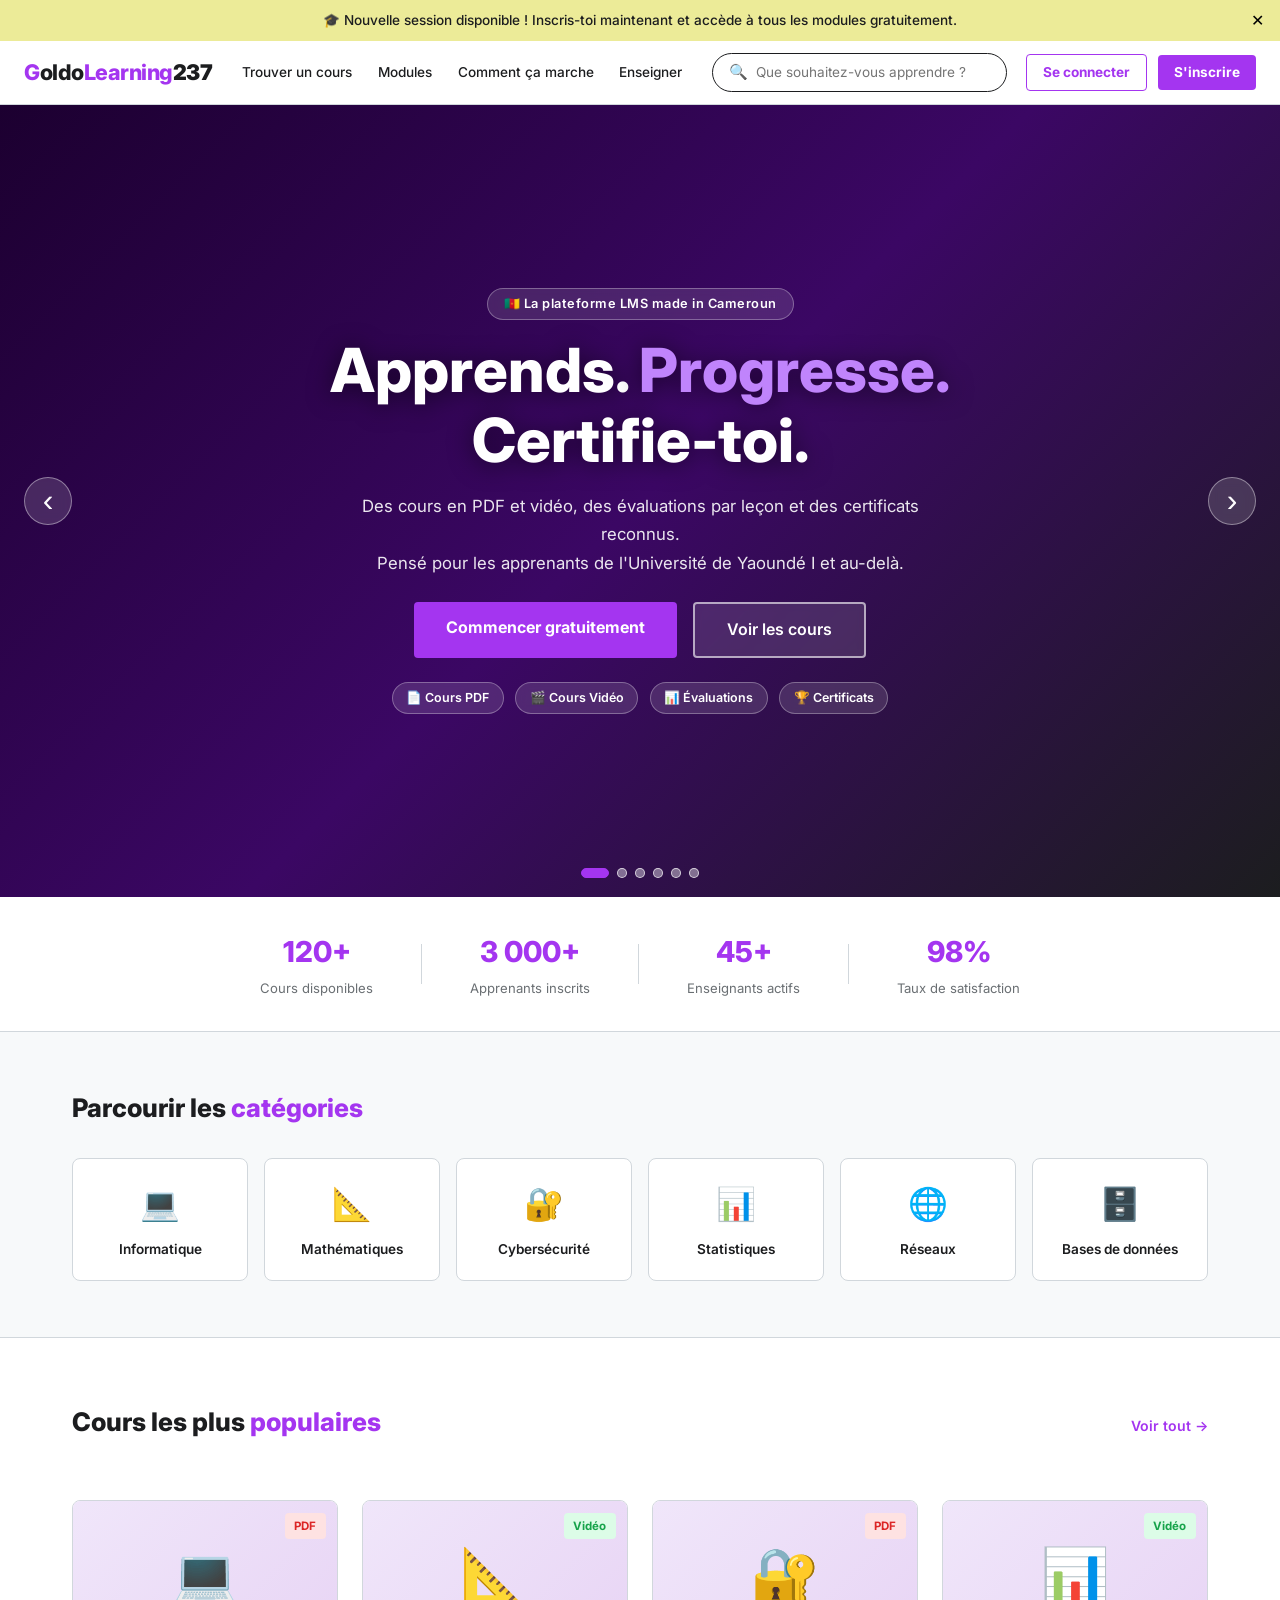
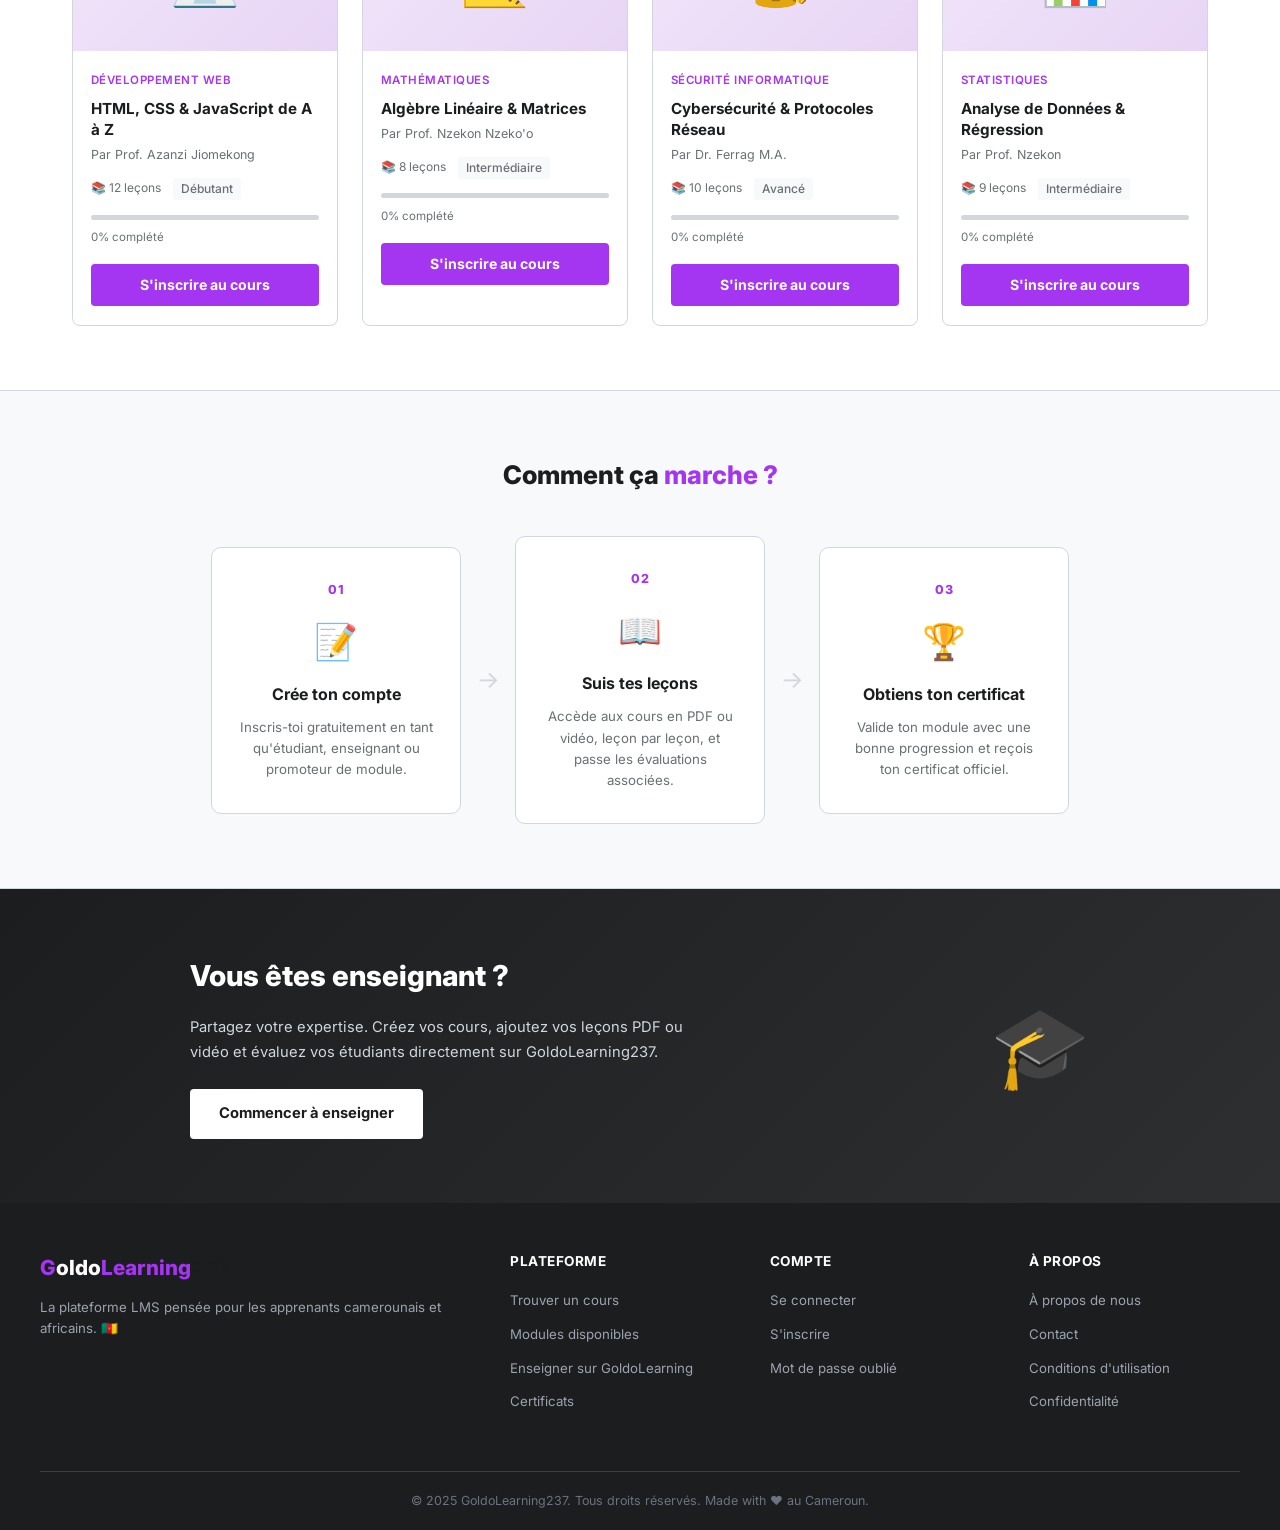
<file: index.html>
<!DOCTYPE html>
<html lang="fr">
<head>
    <meta charset="UTF-8">
    <meta name="viewport" content="width=device-width, initial-scale=1.0">
    <title>GoldoLearning237 — Apprends. Progresse. Certifie-toi.</title>
    <link rel="preconnect" href="https://fonts.googleapis.com">
    <link href="https://fonts.googleapis.com/css2?family=Inter:wght@400;500;600;700;800&display=swap" rel="stylesheet">
    <link rel="stylesheet" href="assets/css/style.css">
</head>
<body>

    <!-- ===== BANDEAU PROMO ===== -->
    <div class="promo-bar" id="promoBanner">
        🎓 Nouvelle session disponible ! Inscris-toi maintenant et accède à tous les modules gratuitement.
        <button class="promo-close" onclick="document.getElementById('promoBanner').style.display='none'">✕</button>
    </div>

    <!-- ===== NAVBAR ===== -->
    <nav class="navbar" id="navbar">
        <div class="nav-inner">
            <a href="index.html" class="nav-logo">
                <span class="logo-g">G</span>oldo<span class="logo-accent">Learning</span><span class="logo-237">237</span>
            </a>

            <!-- Burger menu (mobile) -->
            <button class="burger" id="burger" aria-label="Menu">
                <span></span><span></span><span></span>
            </button>

            <ul class="nav-links" id="navLinks">
                <li><a href="#cours">Trouver un cours</a></li>
                <li><a href="#modules">Modules</a></li>
                <li><a href="#comment">Comment ça marche</a></li>
                <li><a href="#">Enseigner</a></li>
            </ul>

            <div class="nav-search">
                <span class="search-icon">🔍</span>
                <input type="text" placeholder="Que souhaitez-vous apprendre ?">
            </div>

            <div class="nav-auth">
                <a href="auth/login.html" class="btn-nav-login">Se connecter</a>
                <a href="auth/register.html" class="btn-nav-register">S'inscrire</a>
            </div>
        </div>
    </nav>

    <!-- ===== HERO DIAPORAMA ===== -->
    <section class="hero" id="hero">

        <!-- SLIDE 0 : Texte d'accueil (pas d'image, fond dégradé violet) -->
        <div class="slide slide-intro active">
            <div class="slide-content">
                <span class="hero-eyebrow">🇨🇲 La plateforme LMS made in Cameroun</span>
                <h1 class="hero-title">
                    Apprends. <span class="hero-accent">Progresse.</span><br>Certifie-toi.
                </h1>
                <p class="hero-sub">
                    Des cours en PDF et vidéo, des évaluations par leçon et des certificats reconnus.<br>
                    Pensé pour les apprenants de l'Université de Yaoundé I et au-delà.
                </p>
                <div class="hero-cta">
                    <a href="auth/register.html" class="btn-hero-primary">Commencer gratuitement</a>
                    <a href="#cours" class="btn-hero-secondary">Voir les cours</a>
                </div>
                <div class="hero-badges">
                    <span class="hbadge">📄 Cours PDF</span>
                    <span class="hbadge">🎬 Cours Vidéo</span>
                    <span class="hbadge">📊 Évaluations</span>
                    <span class="hbadge">🏆 Certificats</span>
                </div>
            </div>
        </div>

        <!-- SLIDE 1 : Amphi UYI -->
        <div class="slide" style="background-image:url('assets/images/slide1.png')">
            <div class="slide-caption">🎓 Les amphithéâtres de l'Université de Yaoundé I</div>
        </div>

        <!-- SLIDE 2 : Portail UYI -->
        <div class="slide" style="background-image:url('assets/images/slide2.png')">
            <div class="slide-caption">🏛️ Université de Yaoundé I — Yaoundé, Cameroun</div>
        </div>

        <!-- SLIDE 3 : Logo UYI -->
        <div class="slide" style="background-image:url('assets/images/slide3.png')">
            <div class="slide-caption">📚 Sapientia & Cognitio — University of Yaoundé I</div>
        </div>

        <!-- SLIDE 4 : Groupe étudiants -->
        <div class="slide" style="background-image:url('assets/images/slide4.png')">
            <div class="slide-caption">👥 Apprends avec une communauté d'étudiants motivés</div>
        </div>

        <!-- SLIDE 5 : Développeur -->
        <div class="slide" style="background-image:url('assets/images/slide5.png')">
            <div class="slide-caption">💻 Des cours techniques dispensés par des experts</div>
        </div>

        <!-- Flèches -->
        <button class="slide-arrow arrow-prev" id="prevSlide">&#8249;</button>
        <button class="slide-arrow arrow-next" id="nextSlide">&#8250;</button>

        <!-- Dots (6 slides : 1 intro + 5 images) -->
        <div class="slide-dots" id="slideDots">
            <span class="sdot active" data-index="0"></span>
            <span class="sdot" data-index="1"></span>
            <span class="sdot" data-index="2"></span>
            <span class="sdot" data-index="3"></span>
            <span class="sdot" data-index="4"></span>
            <span class="sdot" data-index="5"></span>
        </div>

    </section>

    <!-- ===== STATS ===== -->
    <section class="stats-bar">
        <div class="stats-inner">
            <div class="stat"><strong>120+</strong><span>Cours disponibles</span></div>
            <div class="stat-divider"></div>
            <div class="stat"><strong>3 000+</strong><span>Apprenants inscrits</span></div>
            <div class="stat-divider"></div>
            <div class="stat"><strong>45+</strong><span>Enseignants actifs</span></div>
            <div class="stat-divider"></div>
            <div class="stat"><strong>98%</strong><span>Taux de satisfaction</span></div>
        </div>
    </section>

    <!-- ===== CATÉGORIES ===== -->
    <section class="categories-section">
        <div class="container">
            <h2 class="section-title">Parcourir les <span class="txt-violet">catégories</span></h2>
            <div class="categories-grid">
                <div class="cat-card"><span class="cat-icon">💻</span><span class="cat-label">Informatique</span></div>
                <div class="cat-card"><span class="cat-icon">📐</span><span class="cat-label">Mathématiques</span></div>
                <div class="cat-card"><span class="cat-icon">🔐</span><span class="cat-label">Cybersécurité</span></div>
                <div class="cat-card"><span class="cat-icon">📊</span><span class="cat-label">Statistiques</span></div>
                <div class="cat-card"><span class="cat-icon">🌐</span><span class="cat-label">Réseaux</span></div>
                <div class="cat-card"><span class="cat-icon">🗄️</span><span class="cat-label">Bases de données</span></div>
            </div>
        </div>
    </section>

    <!-- ===== COURS POPULAIRES ===== -->
    <section class="cours-section" id="cours">
        <div class="container">
            <div class="section-head">
                <h2 class="section-title">Cours les plus <span class="txt-violet">populaires</span></h2>
                <a href="#" class="voir-tout">Voir tout →</a>
            </div>
            <div class="cours-grid">
                <div class="cours-card">
                    <div class="card-thumb"><div class="thumb-emoji">💻</div><span class="card-type pdf">PDF</span></div>
                    <div class="card-body">
                        <span class="card-categorie">Développement Web</span>
                        <h3>HTML, CSS & JavaScript de A à Z</h3>
                        <p class="card-auteur">Par Prof. Azanzi Jiomekong</p>
                        <div class="card-meta"><span class="card-lecons">📚 12 leçons</span><span class="card-niveau">Débutant</span></div>
                        <div class="card-progress">
                            <div class="progress-bar"><div class="bar-fill" style="width:0%"></div></div>
                            <span class="progress-txt">0% complété</span>
                        </div>
                        <a href="auth/register.html" class="btn-inscrire">S'inscrire au cours</a>
                    </div>
                </div>
                <div class="cours-card">
                    <div class="card-thumb"><div class="thumb-emoji">📐</div><span class="card-type video">Vidéo</span></div>
                    <div class="card-body">
                        <span class="card-categorie">Mathématiques</span>
                        <h3>Algèbre Linéaire & Matrices</h3>
                        <p class="card-auteur">Par Prof. Nzekon Nzeko'o</p>
                        <div class="card-meta"><span class="card-lecons">📚 8 leçons</span><span class="card-niveau">Intermédiaire</span></div>
                        <div class="card-progress">
                            <div class="progress-bar"><div class="bar-fill" style="width:0%"></div></div>
                            <span class="progress-txt">0% complété</span>
                        </div>
                        <a href="auth/register.html" class="btn-inscrire">S'inscrire au cours</a>
                    </div>
                </div>
                <div class="cours-card">
                    <div class="card-thumb"><div class="thumb-emoji">🔐</div><span class="card-type pdf">PDF</span></div>
                    <div class="card-body">
                        <span class="card-categorie">Sécurité Informatique</span>
                        <h3>Cybersécurité & Protocoles Réseau</h3>
                        <p class="card-auteur">Par Dr. Ferrag M.A.</p>
                        <div class="card-meta"><span class="card-lecons">📚 10 leçons</span><span class="card-niveau">Avancé</span></div>
                        <div class="card-progress">
                            <div class="progress-bar"><div class="bar-fill" style="width:0%"></div></div>
                            <span class="progress-txt">0% complété</span>
                        </div>
                        <a href="auth/register.html" class="btn-inscrire">S'inscrire au cours</a>
                    </div>
                </div>
                <div class="cours-card">
                    <div class="card-thumb"><div class="thumb-emoji">📊</div><span class="card-type video">Vidéo</span></div>
                    <div class="card-body">
                        <span class="card-categorie">Statistiques</span>
                        <h3>Analyse de Données & Régression</h3>
                        <p class="card-auteur">Par Prof. Nzekon</p>
                        <div class="card-meta"><span class="card-lecons">📚 9 leçons</span><span class="card-niveau">Intermédiaire</span></div>
                        <div class="card-progress">
                            <div class="progress-bar"><div class="bar-fill" style="width:0%"></div></div>
                            <span class="progress-txt">0% complété</span>
                        </div>
                        <a href="auth/register.html" class="btn-inscrire">S'inscrire au cours</a>
                    </div>
                </div>
            </div>
        </div>
    </section>

    <!-- ===== COMMENT ÇA MARCHE ===== -->
    <section class="how-section" id="comment">
        <div class="container">
            <h2 class="section-title" style="text-align:center">Comment ça <span class="txt-violet">marche ?</span></h2>
            <div class="how-grid">
                <div class="how-card">
                    <div class="how-num">01</div>
                    <div class="how-icon">📝</div>
                    <h3>Crée ton compte</h3>
                    <p>Inscris-toi gratuitement en tant qu'étudiant, enseignant ou promoteur de module.</p>
                </div>
                <div class="how-arrow">→</div>
                <div class="how-card">
                    <div class="how-num">02</div>
                    <div class="how-icon">📖</div>
                    <h3>Suis tes leçons</h3>
                    <p>Accède aux cours en PDF ou vidéo, leçon par leçon, et passe les évaluations associées.</p>
                </div>
                <div class="how-arrow">→</div>
                <div class="how-card">
                    <div class="how-num">03</div>
                    <div class="how-icon">🏆</div>
                    <h3>Obtiens ton certificat</h3>
                    <p>Valide ton module avec une bonne progression et reçois ton certificat officiel.</p>
                </div>
            </div>
        </div>
    </section>

    <!-- ===== CTA ENSEIGNANT ===== -->
    <section class="cta-section">
        <div class="cta-inner">
            <div class="cta-text">
                <h2>Vous êtes enseignant ?</h2>
                <p>Partagez votre expertise. Créez vos cours, ajoutez vos leçons PDF ou vidéo et évaluez vos étudiants directement sur GoldoLearning237.</p>
                <a href="auth/register.html?role=enseignant" class="btn-cta-white">Commencer à enseigner</a>
            </div>
            <div class="cta-visual">🎓</div>
        </div>
    </section>

    <!-- ===== FOOTER ===== -->
    <footer class="footer">
        <div class="footer-inner">
            <div class="footer-col">
                <div class="footer-logo"><span class="logo-g">G</span>oldo<span class="logo-accent">Learning</span><span class="logo-237">237</span></div>
                <p class="footer-desc">La plateforme LMS pensée pour les apprenants camerounais et africains. 🇨🇲</p>
            </div>
            <div class="footer-col">
                <h4>Plateforme</h4>
                <ul>
                    <li><a href="#">Trouver un cours</a></li>
                    <li><a href="#">Modules disponibles</a></li>
                    <li><a href="#">Enseigner sur GoldoLearning</a></li>
                    <li><a href="#">Certificats</a></li>
                </ul>
            </div>
            <div class="footer-col">
                <h4>Compte</h4>
                <ul>
                    <li><a href="auth/login.html">Se connecter</a></li>
                    <li><a href="auth/register.html">S'inscrire</a></li>
                    <li><a href="#">Mot de passe oublié</a></li>
                </ul>
            </div>
            <div class="footer-col">
                <h4>À propos</h4>
                <ul>
                    <li><a href="#">À propos de nous</a></li>
                    <li><a href="#">Contact</a></li>
                    <li><a href="#">Conditions d'utilisation</a></li>
                    <li><a href="#">Confidentialité</a></li>
                </ul>
            </div>
        </div>
        <div class="footer-bottom">
            <p>© 2025 GoldoLearning237. Tous droits réservés. Made with ❤️ au Cameroun.</p>
        </div>
    </footer>

    <script src="assets/js/main.js"></script>
</body>
</html>
</file>
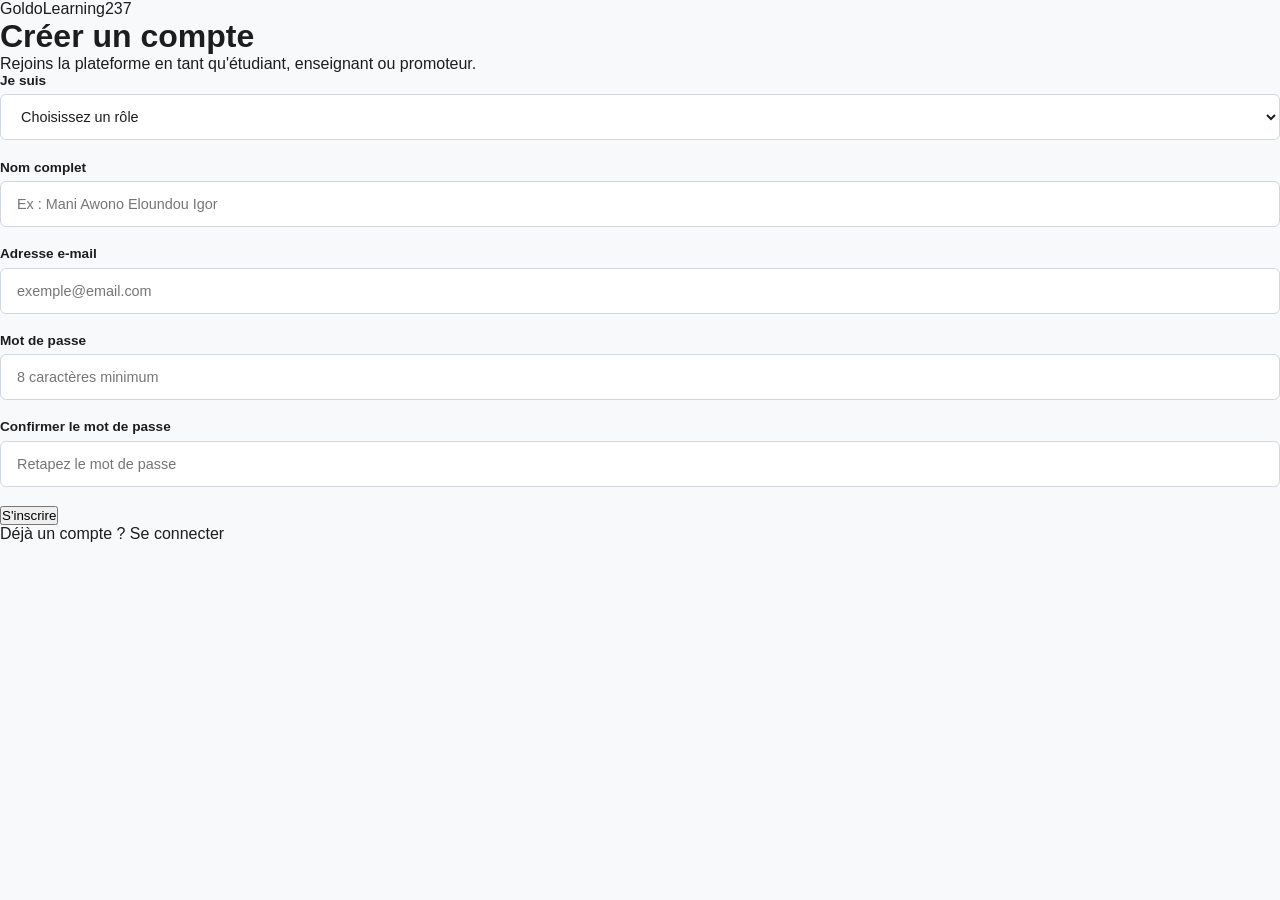
<file: auth/inscription.html>
<!DOCTYPE html>
<html lang="fr">
<head>
<meta charset="UTF-8">
<meta name="viewport" content="width=device-width, initial-scale=1.0">
<title>Inscription - GoldoLearning237</title>
<link rel="stylesheet" href="../assets/css/auth.css">
</head>
<body>

<div class="auth-container">
    <div class="auth-card">
        <div class="auth-logo">GoldoLearning<span>237</span></div>
        <h1>Créer un compte</h1>
        <p class="auth-subtitle">Rejoins la plateforme en tant qu'étudiant, enseignant ou promoteur.</p>

        <form id="inscriptionForm">
            <div class="form-group">
                <label for="role">Je suis</label>
                <select id="role" name="role" required>
                    <option value="" disabled selected>Choisissez un rôle</option>
                    <option value="etudiant">Étudiant</option>
                    <option value="enseignant">Enseignant</option>
                    <option value="promoteur">Promoteur</option>
                </select>
            </div>

            <div class="form-group">
                <label for="nom">Nom complet</label>
                <input type="text" id="nom" name="nom" placeholder="Ex : Mani Awono Eloundou Igor" required>
            </div>

            <div class="form-group" id="matriculeGroup" style="display:none;">
                <label for="matricule">Matricule</label>
                <input type="text" id="matricule" name="matricule" placeholder="Ex : 23V2144">
            </div>

            <div class="form-group">
                <label for="email">Adresse e-mail</label>
                <input type="email" id="email" name="email" placeholder="exemple@email.com" required>
            </div>

            <div class="form-group">
                <label for="password">Mot de passe</label>
                <input type="password" id="password" name="password" placeholder="8 caractères minimum" required minlength="8">
            </div>

            <div class="form-group">
                <label for="confirmPassword">Confirmer le mot de passe</label>
                <input type="password" id="confirmPassword" name="confirmPassword" placeholder="Retapez le mot de passe" required minlength="8">
            </div>

            <p class="form-error" id="formError"></p>

            <button type="submit" class="btn-auth-primary" id="submitBtn">S'inscrire</button>
        </form>

        <p class="auth-footer">
            Déjà un compte ? <a href="login.html">Se connecter</a>
        </p>
    </div>
</div>

<script>
const roleSelect = document.getElementById("role");
const matriculeGroup = document.getElementById("matriculeGroup");
const matriculeInput = document.getElementById("matricule");

// Le matricule n'est requis que pour les étudiants
roleSelect.addEventListener("change", () => {
    if (roleSelect.value === "etudiant") {
        matriculeGroup.style.display = "block";
        matriculeInput.required = true;
    } else {
        matriculeGroup.style.display = "none";
        matriculeInput.required = false;
        matriculeInput.value = "";
    }
});

const form = document.getElementById("inscriptionForm");
const formError = document.getElementById("formError");
const submitBtn = document.getElementById("submitBtn");

form.addEventListener("submit", async (e) => {
    e.preventDefault();
    formError.textContent = "";

    const password = document.getElementById("password").value;
    const confirmPassword = document.getElementById("confirmPassword").value;

    if (password !== confirmPassword) {
        formError.textContent = "Les mots de passe ne correspondent pas.";
        return;
    }

    const payload = {
        role: roleSelect.value,
        nom: document.getElementById("nom").value.trim(),
        email: document.getElementById("email").value.trim(),
        password: password,
        matricule: matriculeInput.value.trim() || null
    };

    submitBtn.disabled = true;
    submitBtn.textContent = "Inscription en cours...";

    try {
        const res = await fetch("../api/auth.php?action=inscription", {
            method: "POST",
            headers: { "Content-Type": "application/json" },
            credentials: "include",
            body: JSON.stringify(payload)
        });
        const data = await res.json();

        if (data.success) {
            window.location.href = "login.html?inscription=succes";
        } else {
            formError.textContent = data.message || "Erreur lors de l'inscription.";
        }
    } catch (err) {
        formError.textContent = "Erreur de connexion au serveur.";
    } finally {
        submitBtn.disabled = false;
        submitBtn.textContent = "S'inscrire";
    }
});
</script>

</body>
</html>
</file>
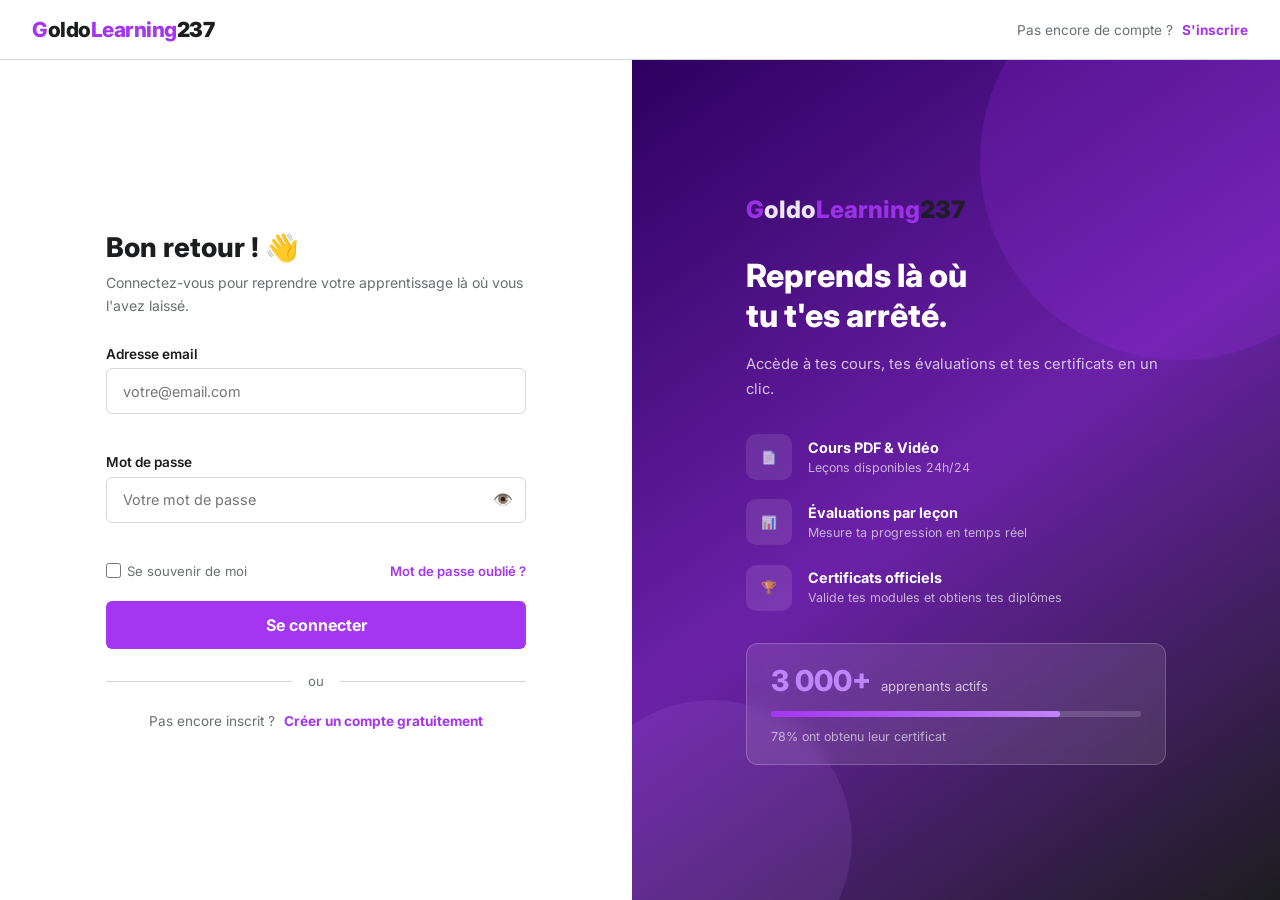
<file: auth/login.html>
<!DOCTYPE html>
<html lang="fr">
<head>
    <meta charset="UTF-8">
    <meta name="viewport" content="width=device-width, initial-scale=1.0">
    <title>Connexion — GoldoLearning237</title>
    <link rel="preconnect" href="https://fonts.googleapis.com">
    <link href="https://fonts.googleapis.com/css2?family=Inter:wght@400;500;600;700;800&display=swap" rel="stylesheet">
    <link rel="stylesheet" href="../assets/css/auth.css">
</head>
<body>

    <!-- NAVBAR MINIMALE -->
    <nav class="auth-nav">
        <a href="../index.html" class="nav-logo">
            <span class="logo-g">G</span>oldo<span class="logo-accent">Learning</span><span class="logo-237">237</span>
        </a>
        <a href="register.html" class="nav-switch">
            Pas encore de compte ? <span>S'inscrire</span>
        </a>
    </nav>

    <!-- LAYOUT : formulaire gauche + visuel droit -->
    <main class="auth-layout">

        <!-- FORMULAIRE -->
        <div class="auth-form-side">
            <div class="auth-box">

                <div class="auth-header">
                    <h1>Bon retour ! 👋</h1>
                    <p>Connectez-vous pour reprendre votre apprentissage là où vous l'avez laissé.</p>
                </div>

                <!-- Message d'erreur / succès (affiché par JS) -->
                <div class="auth-message" id="authMessage"></div>

                <form id="loginForm" novalidate>

                    <!-- Email -->
                    <div class="form-group">
                        <label for="email">Adresse email</label>
                        <input
                            type="email"
                            id="email"
                            name="email"
                            placeholder="votre@email.com"
                            autocomplete="email"
                            required
                        >
                        <span class="field-error" id="emailError"></span>
                    </div>

                    <!-- Mot de passe -->
                    <div class="form-group">
                        <label for="password">Mot de passe</label>
                        <div class="input-password">
                            <input
                                type="password"
                                id="password"
                                name="password"
                                placeholder="Votre mot de passe"
                                autocomplete="current-password"
                                required
                            >
                            <button type="button" class="toggle-pwd" id="togglePwd" title="Afficher/Masquer">
                                👁️
                            </button>
                        </div>
                        <span class="field-error" id="passwordError"></span>
                    </div>

                    <!-- Options -->
                    <div class="form-options">
                        <label class="checkbox-label">
                            <input type="checkbox" id="rememberMe"> Se souvenir de moi
                        </label>
                        <a href="#" class="forgot-link">Mot de passe oublié ?</a>
                    </div>

                    <!-- Bouton submit -->
                    <button type="submit" class="btn-submit" id="submitBtn">
                        <span id="btnText">Se connecter</span>
                        <span id="btnLoader" class="btn-loader hidden">⏳</span>
                    </button>

                </form>

                <!-- Divider -->
                <div class="auth-divider"><span>ou</span></div>

                <!-- Lien inscription -->
                <p class="auth-switch-link">
                    Pas encore inscrit ?
                    <a href="register.html">Créer un compte gratuitement</a>
                </p>

            </div>
        </div>

        <!-- VISUEL DROIT -->
        <div class="auth-visual-side">
            <div class="visual-content">
                <div class="visual-logo">
                    <span class="logo-g">G</span>oldo<span class="logo-accent">Learning</span><span class="logo-237">237</span>
                </div>
                <h2>Reprends là où<br>tu t'es arrêté.</h2>
                <p>Accède à tes cours, tes évaluations et tes certificats en un clic.</p>

                <div class="visual-features">
                    <div class="vf-item">
                        <span class="vf-icon">📄</span>
                        <div>
                            <strong>Cours PDF & Vidéo</strong>
                            <span>Leçons disponibles 24h/24</span>
                        </div>
                    </div>
                    <div class="vf-item">
                        <span class="vf-icon">📊</span>
                        <div>
                            <strong>Évaluations par leçon</strong>
                            <span>Mesure ta progression en temps réel</span>
                        </div>
                    </div>
                    <div class="vf-item">
                        <span class="vf-icon">🏆</span>
                        <div>
                            <strong>Certificats officiels</strong>
                            <span>Valide tes modules et obtiens tes diplômes</span>
                        </div>
                    </div>
                </div>

                <!-- Stat card décorative -->
                <div class="visual-stat-card">
                    <div class="vsc-row">
                        <span class="vsc-num">3 000+</span>
                        <span class="vsc-label">apprenants actifs</span>
                    </div>
                    <div class="vsc-progress">
                        <div class="vsc-bar" style="width:78%"></div>
                    </div>
                    <span class="vsc-sub">78% ont obtenu leur certificat</span>
                </div>
            </div>
        </div>

    </main>

    <script src="../assets/js/auth.js"></script>
</body>
</html>
</file>
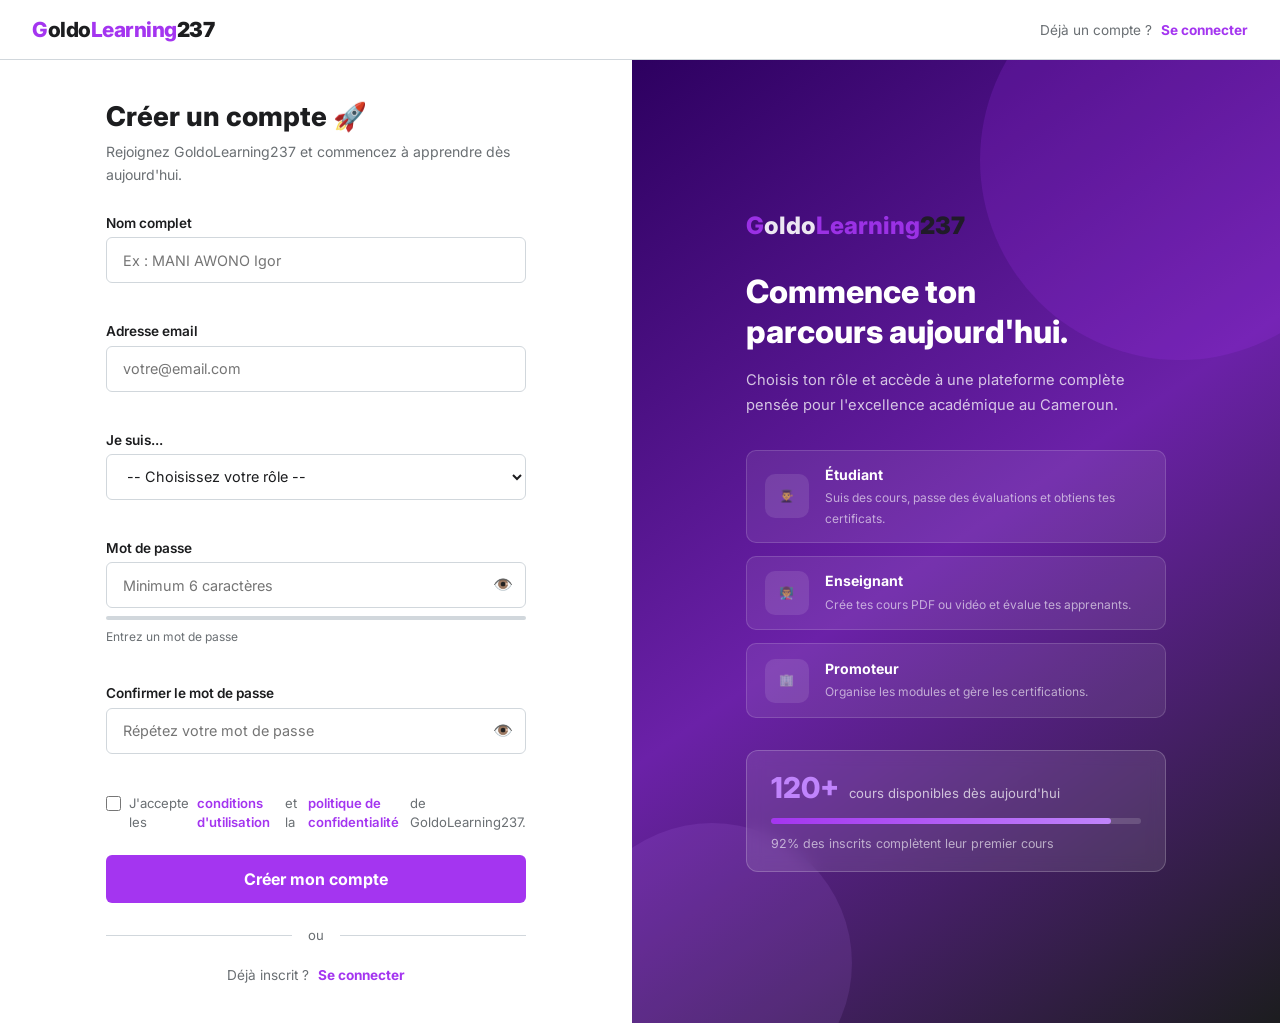
<file: auth/register.html>
<!DOCTYPE html>
<html lang="fr">
<head>
    <meta charset="UTF-8">
    <meta name="viewport" content="width=device-width, initial-scale=1.0">
    <title>Inscription — GoldoLearning237</title>
    <link rel="preconnect" href="https://fonts.googleapis.com">
    <link href="https://fonts.googleapis.com/css2?family=Inter:wght@400;500;600;700;800&display=swap" rel="stylesheet">
    <link rel="stylesheet" href="../assets/css/auth.css">
</head>
<body>

    <!-- NAVBAR MINIMALE -->
    <nav class="auth-nav">
        <a href="../index.html" class="nav-logo">
            <span class="logo-g">G</span>oldo<span class="logo-accent">Learning</span><span class="logo-237">237</span>
        </a>
        <a href="login.html" class="nav-switch">
            Déjà un compte ? <span>Se connecter</span>
        </a>
    </nav>

    <main class="auth-layout">

        <!-- FORMULAIRE -->
        <div class="auth-form-side">
            <div class="auth-box">

                <div class="auth-header">
                    <h1>Créer un compte 🚀</h1>
                    <p>Rejoignez GoldoLearning237 et commencez à apprendre dès aujourd'hui.</p>
                </div>

                <div class="auth-message" id="authMessage"></div>

                <form id="registerForm" novalidate>

                    <!-- Nom complet -->
                    <div class="form-group">
                        <label for="nom">Nom complet</label>
                        <input
                            type="text"
                            id="nom"
                            name="nom"
                            placeholder="Ex : MANI AWONO Igor"
                            autocomplete="name"
                            required
                        >
                        <span class="field-error" id="nomError"></span>
                    </div>

                    <!-- Email -->
                    <div class="form-group">
                        <label for="email">Adresse email</label>
                        <input
                            type="email"
                            id="email"
                            name="email"
                            placeholder="votre@email.com"
                            autocomplete="email"
                            required
                        >
                        <span class="field-error" id="emailError"></span>
                    </div>

                    <!-- Rôle -->
                    <div class="form-group">
                        <label for="role">Je suis...</label>
                        <select id="role" name="role" required>
                            <option value="">-- Choisissez votre rôle --</option>
                            <option value="etudiant">👨‍🎓 Étudiant — Je veux suivre des cours</option>
                            <option value="enseignant">👨‍🏫 Enseignant — Je veux créer des cours</option>
                            <option value="promoteur">🏢 Promoteur — Je gère des modules</option>
                        </select>
                        <span class="field-error" id="roleError"></span>
                    </div>

                    <!-- Mot de passe -->
                    <div class="form-group">
                        <label for="password">Mot de passe</label>
                        <div class="input-password">
                            <input
                                type="password"
                                id="password"
                                name="password"
                                placeholder="Minimum 6 caractères"
                                autocomplete="new-password"
                                required
                            >
                            <button type="button" class="toggle-pwd" title="Afficher/Masquer">👁️</button>
                        </div>
                        <!-- Indicateur de force -->
                        <div class="pwd-strength">
                            <div class="pwd-strength-bar">
                                <div class="pwd-strength-fill" id="strengthFill"></div>
                            </div>
                            <span class="pwd-strength-label" id="strengthLabel">Entrez un mot de passe</span>
                        </div>
                        <span class="field-error" id="passwordError"></span>
                    </div>

                    <!-- Confirmation mot de passe -->
                    <div class="form-group">
                        <label for="password2">Confirmer le mot de passe</label>
                        <div class="input-password">
                            <input
                                type="password"
                                id="password2"
                                name="password2"
                                placeholder="Répétez votre mot de passe"
                                autocomplete="new-password"
                                required
                            >
                            <button type="button" class="toggle-pwd" title="Afficher/Masquer">👁️</button>
                        </div>
                        <span class="field-error" id="password2Error"></span>
                    </div>

                    <!-- CGU -->
                    <label class="terms-label">
                        <input type="checkbox" id="terms">
                        J'accepte les <a href="#">conditions d'utilisation</a> et la <a href="#">politique de confidentialité</a> de GoldoLearning237.
                    </label>

                    <button type="submit" class="btn-submit" id="submitBtn" data-label="Créer mon compte">
                        <span id="btnText">Créer mon compte</span>
                        <span id="btnLoader" class="btn-loader hidden">⏳</span>
                    </button>

                </form>

                <div class="auth-divider"><span>ou</span></div>

                <p class="auth-switch-link">
                    Déjà inscrit ?
                    <a href="login.html">Se connecter</a>
                </p>

            </div>
        </div>

        <!-- VISUEL DROIT -->
        <div class="auth-visual-side">
            <div class="visual-content">
                <div class="visual-logo">
                    <span class="logo-g">G</span>oldo<span class="logo-accent">Learning</span><span class="logo-237">237</span>
                </div>
                <h2>Commence ton<br>parcours aujourd'hui.</h2>
                <p>Choisis ton rôle et accède à une plateforme complète pensée pour l'excellence académique au Cameroun.</p>

                <!-- Cards rôles -->
                <div class="role-cards">
                    <div class="role-card">
                        <span class="role-icon">👨‍🎓</span>
                        <div>
                            <strong>Étudiant</strong>
                            <span>Suis des cours, passe des évaluations et obtiens tes certificats.</span>
                        </div>
                    </div>
                    <div class="role-card">
                        <span class="role-icon">👨‍🏫</span>
                        <div>
                            <strong>Enseignant</strong>
                            <span>Crée tes cours PDF ou vidéo et évalue tes apprenants.</span>
                        </div>
                    </div>
                    <div class="role-card">
                        <span class="role-icon">🏢</span>
                        <div>
                            <strong>Promoteur</strong>
                            <span>Organise les modules et gère les certifications.</span>
                        </div>
                    </div>
                </div>

                <!-- Stat card -->
                <div class="visual-stat-card">
                    <div class="vsc-row">
                        <span class="vsc-num">120+</span>
                        <span class="vsc-label">cours disponibles dès aujourd'hui</span>
                    </div>
                    <div class="vsc-progress">
                        <div class="vsc-bar" style="width:92%"></div>
                    </div>
                    <span class="vsc-sub">92% des inscrits complètent leur premier cours</span>
                </div>
            </div>
        </div>

    </main>

    <script src="../assets/js/auth.js"></script>
</body>
</html>
</file>
<file: assets/css/style.css>
*, *::before, *::after { margin:0; padding:0; box-sizing:border-box; }

:root {
    --violet:      #a435f0;
    --violet-dark: #7b2cbf;
    --noir:        #1c1d1f;
    --gris:        #6a6f73;
    --gris-clair:  #f7f9fa;
    --bordure:     #d1d7dc;
    --blanc:       #ffffff;
}

body { font-family:'Inter',sans-serif; background:var(--blanc); color:var(--noir); font-size:15px; line-height:1.6; }
a { text-decoration:none; color:inherit; }
ul { list-style:none; }
.container { max-width:1200px; margin:0 auto; padding:0 2rem; }

/* ===== BANDEAU PROMO ===== */
.promo-bar {
    background:#eceb98; color:var(--noir);
    text-align:center; padding:0.6rem 3rem;
    font-size:0.85rem; font-weight:500; position:relative;
}
.promo-close {
    position:absolute; right:1rem; top:50%; transform:translateY(-50%);
    background:none; border:none; cursor:pointer; font-size:1rem;
}

/* ===== NAVBAR ===== */
.navbar {
    position:sticky; top:0;
    background:var(--blanc);
    border-bottom:1px solid var(--bordure);
    z-index:1000; height:64px;
    transition:box-shadow 0.3s;
}
.navbar.scrolled { box-shadow:0 2px 16px rgba(0,0,0,0.1); }
.nav-inner {
    max-width:1400px; margin:0 auto; padding:0 1.5rem;
    height:100%; display:flex; align-items:center; gap:1.2rem;
}
.nav-logo { font-size:1.35rem; font-weight:800; white-space:nowrap; letter-spacing:-0.5px; }
.logo-g, .logo-accent { color:var(--violet); }
.logo-237 { color:var(--noir); font-weight:900; }
.nav-links { display:flex; gap:0.2rem; }
.nav-links a { color:var(--noir); font-size:0.85rem; font-weight:500; padding:0.4rem 0.7rem; border-radius:4px; white-space:nowrap; transition:background 0.2s; }
.nav-links a:hover { background:var(--gris-clair); }
.nav-search {
    flex:1; display:flex; align-items:center;
    background:var(--blanc); border:1.5px solid var(--noir);
    border-radius:24px; padding:0.4rem 1rem; gap:0.5rem; min-width:0;
}
.nav-search input { border:none; outline:none; width:100%; font-size:0.85rem; font-family:'Inter',sans-serif; background:transparent; }
.nav-auth { display:flex; gap:0.7rem; align-items:center; flex-shrink:0; }
.btn-nav-login {
    border:1.5px solid var(--violet); color:var(--violet);
    font-weight:700; font-size:0.85rem; padding:0.4rem 1rem;
    border-radius:4px; transition:all 0.2s; white-space:nowrap;
}
.btn-nav-login:hover { background:rgba(164,53,240,0.06); }
.btn-nav-register {
    background:var(--violet); color:var(--blanc);
    font-weight:700; font-size:0.85rem; padding:0.4rem 1rem;
    border-radius:4px; transition:all 0.2s; white-space:nowrap;
}
.btn-nav-register:hover { background:var(--violet-dark); }
.burger { display:none; flex-direction:column; gap:5px; background:none; border:none; cursor:pointer; padding:4px; }
.burger span { display:block; width:24px; height:2px; background:var(--noir); border-radius:2px; transition:all 0.3s; }
.burger.open span:nth-child(1) { transform:translateY(7px) rotate(45deg); }
.burger.open span:nth-child(2) { opacity:0; }
.burger.open span:nth-child(3) { transform:translateY(-7px) rotate(-45deg); }

/* =============================================
   HERO DIAPORAMA — chaque slide = image + texte
   ============================================= */
.hero {
    position:relative;
    height:88vh; min-height:500px; max-height:800px;
    overflow:hidden;
}

/* Chaque slide occupe tout le hero */
.slide {
    position:absolute; inset:0;
    opacity:0;
    transition:opacity 1.2s ease;
    /* L'image de fond est définie inline dans le HTML */
    background-size:cover;
    background-position:center center;
    background-repeat:no-repeat;
}
.slide.active { opacity:1; }

/* Overlay LÉGER : on veut VOIR l'image */
.slide::before {
    content:'';
    position:absolute; inset:0;
    background:rgba(0, 0, 0, 0.38);
    z-index:1;
}

/* Slide spéciale : slide 0 = texte d'accueil, PAS d'image */
.slide-intro {
    background: linear-gradient(135deg, #1c0030, #3b0764, #1c1d1f);
}
.slide-intro::before { display:none; }

/* Contenu centré dans chaque slide */
.slide-content {
    position:absolute; inset:0; z-index:2;
    display:flex; flex-direction:column;
    align-items:center; justify-content:center;
    text-align:center;
    color:var(--blanc);
    padding:2rem;
}

/* Slide intro : texte complet */
.slide-intro .slide-content { padding:2rem; }

.hero-eyebrow {
    display:inline-block;
    background:rgba(255,255,255,0.12);
    border:1px solid rgba(255,255,255,0.3);
    border-radius:20px;
    padding:0.3rem 1rem;
    font-size:0.8rem; font-weight:600;
    letter-spacing:0.5px; margin-bottom:1rem;
    backdrop-filter:blur(6px);
}
.hero-title {
    font-size:clamp(2rem, 5vw, 3.8rem);
    font-weight:800; line-height:1.15;
    margin-bottom:1rem;
    text-shadow:0 2px 24px rgba(0,0,0,0.6);
}
.hero-accent { color:#c084fc; }
.hero-sub {
    font-size:clamp(0.9rem, 2vw, 1.05rem);
    color:rgba(255,255,255,0.9);
    line-height:1.7; margin-bottom:1.5rem;
    max-width:620px;
}
.hero-cta { display:flex; gap:1rem; justify-content:center; flex-wrap:wrap; margin-bottom:1.5rem; }
.btn-hero-primary {
    background:var(--violet); color:var(--blanc);
    font-weight:700; font-size:1rem;
    padding:0.85rem 2rem; border-radius:4px;
    transition:all 0.25s; display:inline-block;
}
.btn-hero-primary:hover { background:var(--violet-dark); transform:translateY(-2px); box-shadow:0 8px 24px rgba(164,53,240,0.5); }
.btn-hero-secondary {
    background:rgba(255,255,255,0.12);
    border:2px solid rgba(255,255,255,0.6);
    color:var(--blanc); font-weight:600; font-size:1rem;
    padding:0.85rem 2rem; border-radius:4px;
    transition:all 0.25s; display:inline-block;
    backdrop-filter:blur(4px);
}
.btn-hero-secondary:hover { background:rgba(255,255,255,0.22); }
.hero-badges { display:flex; gap:0.7rem; justify-content:center; flex-wrap:wrap; }
.hbadge {
    background:rgba(255,255,255,0.13);
    border:1px solid rgba(255,255,255,0.3);
    color:var(--blanc); font-size:0.78rem; font-weight:600;
    padding:0.3rem 0.85rem; border-radius:20px;
    backdrop-filter:blur(6px);
}

/* Légende légère sur les slides photo */
.slide-caption {
    position:absolute; bottom:4.5rem; left:50%; transform:translateX(-50%);
    z-index:2;
    background:rgba(0,0,0,0.45);
    color:rgba(255,255,255,0.9);
    font-size:0.82rem; font-weight:500;
    padding:0.4rem 1.2rem; border-radius:20px;
    backdrop-filter:blur(6px);
    white-space:nowrap;
}

/* Flèches */
.slide-arrow {
    position:absolute; top:50%; transform:translateY(-50%);
    z-index:10; background:rgba(255,255,255,0.15);
    border:1.5px solid rgba(255,255,255,0.4);
    color:var(--blanc); font-size:2rem;
    width:48px; height:48px; border-radius:50%;
    cursor:pointer; display:flex; align-items:center; justify-content:center;
    backdrop-filter:blur(6px); transition:all 0.2s;
}
.slide-arrow:hover { background:rgba(164,53,240,0.6); border-color:var(--violet); }
.arrow-prev { left:1.5rem; }
.arrow-next { right:1.5rem; }

/* Dots */
.slide-dots {
    position:absolute; bottom:1.2rem; left:50%; transform:translateX(-50%);
    z-index:10; display:flex; gap:0.5rem; align-items:center;
}
.sdot {
    width:10px; height:10px; border-radius:50%;
    background:rgba(255,255,255,0.4); cursor:pointer;
    border:1.5px solid rgba(255,255,255,0.7);
    transition:all 0.3s;
}
.sdot.active { background:var(--violet); border-color:var(--violet); width:28px; border-radius:5px; }

/* Effet parallax souris */
.slide.active.tilt { transition:transform 0.12s ease; }

/* ===== STATS ===== */
.stats-bar { background:var(--blanc); border-bottom:1px solid var(--bordure); padding:1.5rem 2rem; }
.stats-inner { max-width:1200px; margin:0 auto; display:flex; align-items:center; justify-content:center; flex-wrap:wrap; }
.stat { display:flex; flex-direction:column; align-items:center; padding:0.5rem 3rem; }
.stat strong { font-size:1.8rem; font-weight:800; color:var(--violet); }
.stat span { font-size:0.82rem; color:var(--gris); margin-top:0.2rem; }
.stat-divider { width:1px; height:40px; background:var(--bordure); }

/* ===== CATÉGORIES ===== */
.categories-section { padding:3.5rem 0; background:var(--gris-clair); border-bottom:1px solid var(--bordure); }
.section-title { font-size:1.6rem; font-weight:800; color:var(--noir); margin-bottom:1.8rem; }
.txt-violet { color:var(--violet); }
.categories-grid { display:grid; grid-template-columns:repeat(auto-fit,minmax(150px,1fr)); gap:1rem; }
.cat-card { background:var(--blanc); border:1.5px solid var(--bordure); border-radius:8px; padding:1.2rem; display:flex; flex-direction:column; align-items:center; gap:0.6rem; cursor:pointer; transition:all 0.25s; }
.cat-card:hover { border-color:var(--violet); box-shadow:0 4px 16px rgba(164,53,240,0.12); transform:translateY(-3px); }
.cat-icon { font-size:2rem; }
.cat-label { font-size:0.85rem; font-weight:600; text-align:center; }

/* ===== COURS ===== */
.cours-section { padding:4rem 0; background:var(--blanc); }
.section-head { display:flex; align-items:baseline; justify-content:space-between; margin-bottom:1.8rem; }
.voir-tout { font-size:0.88rem; color:var(--violet); font-weight:600; }
.voir-tout:hover { text-decoration:underline; }
.cours-grid { display:grid; grid-template-columns:repeat(auto-fill,minmax(260px,1fr)); gap:1.5rem; }
.cours-card { border:1.5px solid var(--bordure); border-radius:8px; overflow:hidden; transition:all 0.25s; background:var(--blanc); }
.cours-card:hover { box-shadow:0 8px 30px rgba(0,0,0,0.1); transform:translateY(-4px); border-color:var(--violet); }
.card-thumb { height:150px; background:linear-gradient(135deg,#f0e6fa,#e8d5f5); display:flex; align-items:center; justify-content:center; position:relative; }
.thumb-emoji { font-size:3.5rem; }
.card-type { position:absolute; top:0.7rem; right:0.7rem; font-size:0.72rem; font-weight:700; padding:0.25rem 0.6rem; border-radius:4px; }
.card-type.pdf { background:#fee2e2; color:#dc2626; }
.card-type.video { background:#dcfce7; color:#16a34a; }
.card-body { padding:1rem 1.1rem 1.2rem; }
.card-categorie { font-size:0.72rem; font-weight:600; color:var(--violet); text-transform:uppercase; letter-spacing:0.5px; }
.card-body h3 { font-size:0.95rem; font-weight:700; margin:0.4rem 0 0.3rem; line-height:1.4; }
.card-auteur { font-size:0.78rem; color:var(--gris); margin-bottom:0.8rem; }
.card-meta { display:flex; gap:0.8rem; margin-bottom:0.9rem; }
.card-lecons,.card-niveau { font-size:0.75rem; color:var(--gris); }
.card-niveau { background:var(--gris-clair); padding:0.1rem 0.5rem; border-radius:3px; font-weight:500; }
.card-progress { margin-bottom:1rem; }
.progress-bar { height:5px; background:var(--bordure); border-radius:3px; overflow:hidden; margin-bottom:0.3rem; }
.bar-fill { height:100%; background:var(--violet); border-radius:3px; transition:width 0.5s ease; }
.progress-txt { font-size:0.72rem; color:var(--gris); }
.btn-inscrire { display:block; text-align:center; background:var(--violet); color:var(--blanc); font-weight:700; font-size:0.88rem; padding:0.6rem; border-radius:4px; transition:all 0.2s; }
.btn-inscrire:hover { background:var(--violet-dark); }

/* ===== COMMENT ÇA MARCHE ===== */
.how-section { padding:4rem 0; background:var(--gris-clair); border-top:1px solid var(--bordure); border-bottom:1px solid var(--bordure); }
.how-grid { display:flex; align-items:center; justify-content:center; gap:1rem; margin-top:2.5rem; flex-wrap:wrap; }
.how-card { background:var(--blanc); border:1.5px solid var(--bordure); border-radius:10px; padding:2rem 1.5rem; text-align:center; flex:1; min-width:190px; max-width:250px; transition:all 0.25s; }
.how-card:hover { border-color:var(--violet); box-shadow:0 6px 20px rgba(164,53,240,0.1); transform:translateY(-4px); }
.how-num { font-size:0.78rem; font-weight:800; color:var(--violet); letter-spacing:1px; margin-bottom:0.8rem; }
.how-icon { font-size:2.2rem; margin-bottom:0.8rem; }
.how-card h3 { font-size:1rem; font-weight:700; margin-bottom:0.6rem; }
.how-card p { font-size:0.83rem; color:var(--gris); line-height:1.6; }
.how-arrow { font-size:1.5rem; color:var(--bordure); }

/* ===== CTA ENSEIGNANT ===== */
.cta-section { background:linear-gradient(135deg,#1c1d1f,#2d2f31); padding:4rem 2rem; }
.cta-inner { max-width:900px; margin:0 auto; display:flex; align-items:center; justify-content:space-between; gap:3rem; flex-wrap:wrap; }
.cta-text h2 { font-size:1.8rem; font-weight:800; color:var(--blanc); margin-bottom:1rem; }
.cta-text p { color:#d1d7dc; font-size:0.92rem; line-height:1.7; margin-bottom:1.5rem; max-width:500px; }
.btn-cta-white { display:inline-block; background:var(--blanc); color:var(--noir); font-weight:700; font-size:0.92rem; padding:0.8rem 1.8rem; border-radius:4px; transition:all 0.2s; }
.btn-cta-white:hover { background:#f0e6fa; color:var(--violet); }
.cta-visual { font-size:5rem; flex-shrink:0; }

/* ===== FOOTER ===== */
.footer { background:var(--noir); color:#d1d7dc; padding:3rem 2rem 0; }
.footer-inner { max-width:1200px; margin:0 auto; display:grid; grid-template-columns:2fr 1fr 1fr 1fr; gap:3rem; padding-bottom:3rem; border-bottom:1px solid #3d3d3d; }
.footer-logo { font-size:1.3rem; font-weight:800; color:var(--blanc); margin-bottom:0.8rem; }
.footer-desc { font-size:0.83rem; color:#9ca3af; line-height:1.6; }
.footer-col h4 { color:var(--blanc); font-size:0.85rem; font-weight:700; text-transform:uppercase; letter-spacing:0.5px; margin-bottom:1rem; }
.footer-col ul li { margin-bottom:0.6rem; }
.footer-col ul li a { font-size:0.83rem; color:#9ca3af; transition:color 0.2s; }
.footer-col ul li a:hover { color:var(--blanc); }
.footer-bottom { max-width:1200px; margin:0 auto; padding:1.2rem 0; text-align:center; font-size:0.78rem; color:#6b7280; }

/* ===== RESPONSIVE ===== */
@media (max-width:1024px) {
    .nav-links { display:none; }
    .nav-search { display:none; }
    .footer-inner { grid-template-columns:1fr 1fr; gap:2rem; }
}
@media (max-width:768px) {
    .burger { display:flex; }
    .nav-links { display:flex; flex-direction:column; position:fixed; top:64px; left:0; right:0; background:var(--blanc); border-bottom:1px solid var(--bordure); padding:1rem 1.5rem; gap:0; z-index:999; transform:translateY(-120%); transition:transform 0.3s ease; box-shadow:0 8px 20px rgba(0,0,0,0.1); }
    .nav-links.open { transform:translateY(0); }
    .nav-links a { padding:0.85rem 0; border-bottom:1px solid var(--gris-clair); font-size:1rem; }
    .hero { height:80vh; min-height:460px; }
    .hero-title { font-size:2rem; }
    .hero-sub { font-size:0.88rem; }
    .slide-arrow { width:38px; height:38px; font-size:1.4rem; }
    .arrow-prev { left:0.8rem; }
    .arrow-next { right:0.8rem; }
    .stat { padding:0.5rem 1.2rem; }
    .stat-divider { display:none; }
    .cta-visual { display:none; }
    .footer-inner { grid-template-columns:1fr; gap:1.5rem; }
}
@media (max-width:480px) {
    .promo-bar { font-size:0.75rem; padding:0.5rem 2.5rem; }
    .nav-auth .btn-nav-login { display:none; }
    .hero { height:85vh; }
    .hero-title { font-size:1.7rem; }
    .hero-badges { gap:0.4rem; }
    .hbadge { font-size:0.7rem; padding:0.25rem 0.65rem; }
    .cours-grid { grid-template-columns:1fr; }
    .categories-grid { grid-template-columns:repeat(2,1fr); }
    .how-grid { flex-direction:column; }
    .how-card { max-width:100%; width:100%; }
    .slide-caption { font-size:0.75rem; white-space:normal; text-align:center; width:90%; }
}
</file>
<file: assets/css/auth.css>
/* ============================================
   GOLDOLEARNING237 — auth.css
   Partagé : login.html + register.html
   ============================================ */

*, *::before, *::after { margin:0; padding:0; box-sizing:border-box; }

:root {
    --violet:      #a435f0;
    --violet-dark: #7b2cbf;
    --noir:        #1c1d1f;
    --gris:        #6a6f73;
    --gris-clair:  #f7f9fa;
    --bordure:     #d1d7dc;
    --blanc:       #ffffff;
    --rouge:       #dc2626;
    --vert:        #16a34a;
}

body {
    font-family: 'Inter', sans-serif;
    background: var(--gris-clair);
    color: var(--noir);
    min-height: 100vh;
    display: flex;
    flex-direction: column;
}

a { text-decoration: none; color: inherit; }

/* ===== NAVBAR AUTH ===== */
.auth-nav {
    height: 60px;
    background: var(--blanc);
    border-bottom: 1px solid var(--bordure);
    display: flex;
    align-items: center;
    justify-content: space-between;
    padding: 0 2rem;
    flex-shrink: 0;
}

.nav-logo {
    font-size: 1.3rem;
    font-weight: 800;
    letter-spacing: -0.5px;
}
.logo-g, .logo-accent { color: var(--violet); }
.logo-237 { color: var(--noir); font-weight: 900; }

.nav-switch {
    font-size: 0.85rem;
    color: var(--gris);
}
.nav-switch span {
    color: var(--violet);
    font-weight: 700;
    margin-left: 0.3rem;
}
.nav-switch:hover span { text-decoration: underline; }

/* ===== LAYOUT SPLIT ===== */
.auth-layout {
    flex: 1;
    display: flex;
    min-height: 0;
}

/* --- Côté formulaire (gauche) --- */
.auth-form-side {
    flex: 1;
    display: flex;
    align-items: center;
    justify-content: center;
    padding: 2.5rem 1.5rem;
    background: var(--blanc);
    overflow-y: auto;
}

.auth-box {
    width: 100%;
    max-width: 420px;
}

.auth-header {
    margin-bottom: 1.8rem;
}

.auth-header h1 {
    font-size: 1.7rem;
    font-weight: 800;
    color: var(--noir);
    margin-bottom: 0.5rem;
}

.auth-header p {
    font-size: 0.88rem;
    color: var(--gris);
    line-height: 1.6;
}

/* ===== MESSAGE ERREUR / SUCCÈS ===== */
.auth-message {
    display: none;
    padding: 0.8rem 1rem;
    border-radius: 6px;
    font-size: 0.85rem;
    font-weight: 500;
    margin-bottom: 1.2rem;
}
.auth-message.error {
    display: block;
    background: #fef2f2;
    border: 1px solid #fecaca;
    color: var(--rouge);
}
.auth-message.success {
    display: block;
    background: #f0fdf4;
    border: 1px solid #bbf7d0;
    color: var(--vert);
}

/* ===== FORMULAIRE ===== */
.form-group {
    margin-bottom: 1.2rem;
}

.form-group label {
    display: block;
    font-size: 0.85rem;
    font-weight: 600;
    color: var(--noir);
    margin-bottom: 0.4rem;
}

.form-group input[type="text"],
.form-group input[type="email"],
.form-group input[type="password"],
.form-group select {
    width: 100%;
    height: 46px;
    border: 1.5px solid var(--bordure);
    border-radius: 6px;
    padding: 0 1rem;
    font-size: 0.9rem;
    font-family: 'Inter', sans-serif;
    color: var(--noir);
    background: var(--blanc);
    transition: border-color 0.2s, box-shadow 0.2s;
    outline: none;
}

.form-group input:focus,
.form-group select:focus {
    border-color: var(--violet);
    box-shadow: 0 0 0 3px rgba(164, 53, 240, 0.1);
}

.form-group input.invalid {
    border-color: var(--rouge);
    box-shadow: 0 0 0 3px rgba(220, 38, 38, 0.08);
}

.form-group input.valid {
    border-color: var(--vert);
}

/* Champ mot de passe avec bouton œil */
.input-password {
    position: relative;
}
.input-password input {
    padding-right: 3rem;
}
.toggle-pwd {
    position: absolute;
    right: 0.8rem;
    top: 50%;
    transform: translateY(-50%);
    background: none;
    border: none;
    cursor: pointer;
    font-size: 1rem;
    color: var(--gris);
    padding: 0;
    line-height: 1;
}

/* Erreur sous le champ */
.field-error {
    display: block;
    font-size: 0.78rem;
    color: var(--rouge);
    margin-top: 0.3rem;
    min-height: 1rem;
}

/* Indicateur de force du mot de passe (register) */
.pwd-strength {
    margin-top: 0.5rem;
}
.pwd-strength-bar {
    height: 4px;
    background: var(--bordure);
    border-radius: 2px;
    overflow: hidden;
    margin-bottom: 0.3rem;
}
.pwd-strength-fill {
    height: 100%;
    border-radius: 2px;
    width: 0%;
    transition: width 0.3s, background 0.3s;
}
.pwd-strength-fill.weak   { width: 33%; background: var(--rouge); }
.pwd-strength-fill.medium { width: 66%; background: #f59e0b; }
.pwd-strength-fill.strong { width: 100%; background: var(--vert); }
.pwd-strength-label {
    font-size: 0.75rem;
    color: var(--gris);
}

/* Options (se souvenir / mot de passe oublié) */
.form-options {
    display: flex;
    align-items: center;
    justify-content: space-between;
    margin-bottom: 1.4rem;
}
.checkbox-label {
    display: flex;
    align-items: center;
    gap: 0.4rem;
    font-size: 0.82rem;
    color: var(--gris);
    cursor: pointer;
}
.checkbox-label input[type="checkbox"] {
    accent-color: var(--violet);
    width: 15px; height: 15px;
}
.forgot-link {
    font-size: 0.82rem;
    color: var(--violet);
    font-weight: 600;
}
.forgot-link:hover { text-decoration: underline; }

/* Bouton submit */
.btn-submit {
    width: 100%;
    height: 48px;
    background: var(--violet);
    color: var(--blanc);
    border: none;
    border-radius: 6px;
    font-size: 1rem;
    font-weight: 700;
    font-family: 'Inter', sans-serif;
    cursor: pointer;
    transition: all 0.2s;
    display: flex;
    align-items: center;
    justify-content: center;
    gap: 0.5rem;
}
.btn-submit:hover { background: var(--violet-dark); transform: translateY(-1px); box-shadow: 0 6px 20px rgba(164,53,240,0.35); }
.btn-submit:disabled { opacity: 0.65; cursor: not-allowed; transform: none; }

.btn-loader { font-size: 0.9rem; }
.hidden { display: none; }

/* Divider */
.auth-divider {
    text-align: center;
    position: relative;
    margin: 1.5rem 0;
    color: var(--gris);
    font-size: 0.82rem;
}
.auth-divider::before, .auth-divider::after {
    content: '';
    position: absolute;
    top: 50%;
    width: calc(50% - 1.5rem);
    height: 1px;
    background: var(--bordure);
}
.auth-divider::before { left: 0; }
.auth-divider::after  { right: 0; }

/* Lien switch */
.auth-switch-link {
    text-align: center;
    font-size: 0.85rem;
    color: var(--gris);
}
.auth-switch-link a {
    color: var(--violet);
    font-weight: 700;
    margin-left: 0.3rem;
}
.auth-switch-link a:hover { text-decoration: underline; }

/* Conditions (register) */
.terms-label {
    display: flex;
    align-items: flex-start;
    gap: 0.5rem;
    font-size: 0.82rem;
    color: var(--gris);
    cursor: pointer;
    line-height: 1.5;
    margin-bottom: 1.4rem;
}
.terms-label input[type="checkbox"] {
    accent-color: var(--violet);
    width: 15px; height: 15px;
    flex-shrink: 0;
    margin-top: 2px;
}
.terms-label a { color: var(--violet); font-weight: 600; }

/* ===== CÔTÉ VISUEL (droite) ===== */
.auth-visual-side {
    flex: 1;
    background: linear-gradient(145deg, #2d0060, #6b21a8, #1c1d1f);
    display: flex;
    align-items: center;
    justify-content: center;
    padding: 3rem 2rem;
    position: relative;
    overflow: hidden;
}

/* Cercles décoratifs en fond */
.auth-visual-side::before {
    content: '';
    position: absolute;
    width: 400px; height: 400px;
    border-radius: 50%;
    background: rgba(164, 53, 240, 0.18);
    top: -100px; right: -100px;
}
.auth-visual-side::after {
    content: '';
    position: absolute;
    width: 280px; height: 280px;
    border-radius: 50%;
    background: rgba(192, 132, 252, 0.12);
    bottom: -80px; left: -60px;
}

.visual-content {
    position: relative;
    z-index: 1;
    color: var(--blanc);
    max-width: 420px;
}

.visual-logo {
    font-size: 1.5rem;
    font-weight: 800;
    margin-bottom: 2rem;
    opacity: 0.9;
}

.visual-content h2 {
    font-size: 2rem;
    font-weight: 800;
    line-height: 1.25;
    margin-bottom: 1rem;
}

.visual-content > p {
    font-size: 0.92rem;
    color: rgba(255,255,255,0.75);
    line-height: 1.7;
    margin-bottom: 2rem;
}

/* Features liste */
.visual-features {
    display: flex;
    flex-direction: column;
    gap: 1.2rem;
    margin-bottom: 2rem;
}

.vf-item {
    display: flex;
    align-items: center;
    gap: 1rem;
}

.vf-icon {
    font-size: 1.6rem;
    width: 46px; height: 46px;
    background: rgba(255,255,255,0.1);
    border-radius: 10px;
    display: flex;
    align-items: center;
    justify-content: center;
    flex-shrink: 0;
}

.vf-item strong {
    display: block;
    font-size: 0.9rem;
    font-weight: 700;
    color: var(--blanc);
}

.vf-item span {
    font-size: 0.78rem;
    color: rgba(255,255,255,0.65);
}

/* Stat card décorative */
.visual-stat-card {
    background: rgba(255,255,255,0.1);
    border: 1px solid rgba(255,255,255,0.2);
    border-radius: 12px;
    padding: 1.2rem 1.5rem;
    backdrop-filter: blur(8px);
}

.vsc-row {
    display: flex;
    align-items: baseline;
    gap: 0.6rem;
    margin-bottom: 0.8rem;
}

.vsc-num {
    font-size: 1.8rem;
    font-weight: 800;
    color: #c084fc;
}

.vsc-label {
    font-size: 0.82rem;
    color: rgba(255,255,255,0.7);
}

.vsc-progress {
    height: 6px;
    background: rgba(255,255,255,0.15);
    border-radius: 3px;
    overflow: hidden;
    margin-bottom: 0.5rem;
}

.vsc-bar {
    height: 100%;
    background: linear-gradient(90deg, #a435f0, #c084fc);
    border-radius: 3px;
}

.vsc-sub {
    font-size: 0.78rem;
    color: rgba(255,255,255,0.6);
}

/* ===== ROLE CARDS (register) ===== */
.role-cards {
    display: flex;
    flex-direction: column;
    gap: 0.8rem;
    margin-bottom: 2rem;
}

.role-card {
    display: flex;
    align-items: center;
    gap: 1rem;
    background: rgba(255,255,255,0.08);
    border: 1px solid rgba(255,255,255,0.15);
    border-radius: 10px;
    padding: 0.9rem 1.1rem;
    transition: background 0.2s;
}

.role-card:hover { background: rgba(255,255,255,0.14); }

.role-icon {
    font-size: 1.6rem;
    width: 44px; height: 44px;
    background: rgba(255,255,255,0.1);
    border-radius: 10px;
    display: flex;
    align-items: center;
    justify-content: center;
    flex-shrink: 0;
}

.role-card strong {
    display: block;
    font-size: 0.88rem;
    font-weight: 700;
    color: var(--blanc);
    margin-bottom: 0.2rem;
}

.role-card span {
    font-size: 0.75rem;
    color: rgba(255,255,255,0.6);
    line-height: 1.4;
}

/* ===== RESPONSIVE ===== */
@media (max-width: 900px) {
    .auth-visual-side { display: none; }
    .auth-form-side { background: var(--gris-clair); }
    .auth-box {
        background: var(--blanc);
        padding: 2rem;
        border-radius: 12px;
        box-shadow: 0 4px 24px rgba(0,0,0,0.08);
    }
}

@media (max-width: 480px) {
    .auth-nav { padding: 0 1rem; }
    .nav-switch { font-size: 0.78rem; }
    .auth-form-side { padding: 1.5rem 1rem; align-items: flex-start; }
    .auth-box { padding: 1.5rem; }
    .auth-header h1 { font-size: 1.4rem; }
    .form-options { flex-direction: column; align-items: flex-start; gap: 0.6rem; }
}
</file>
